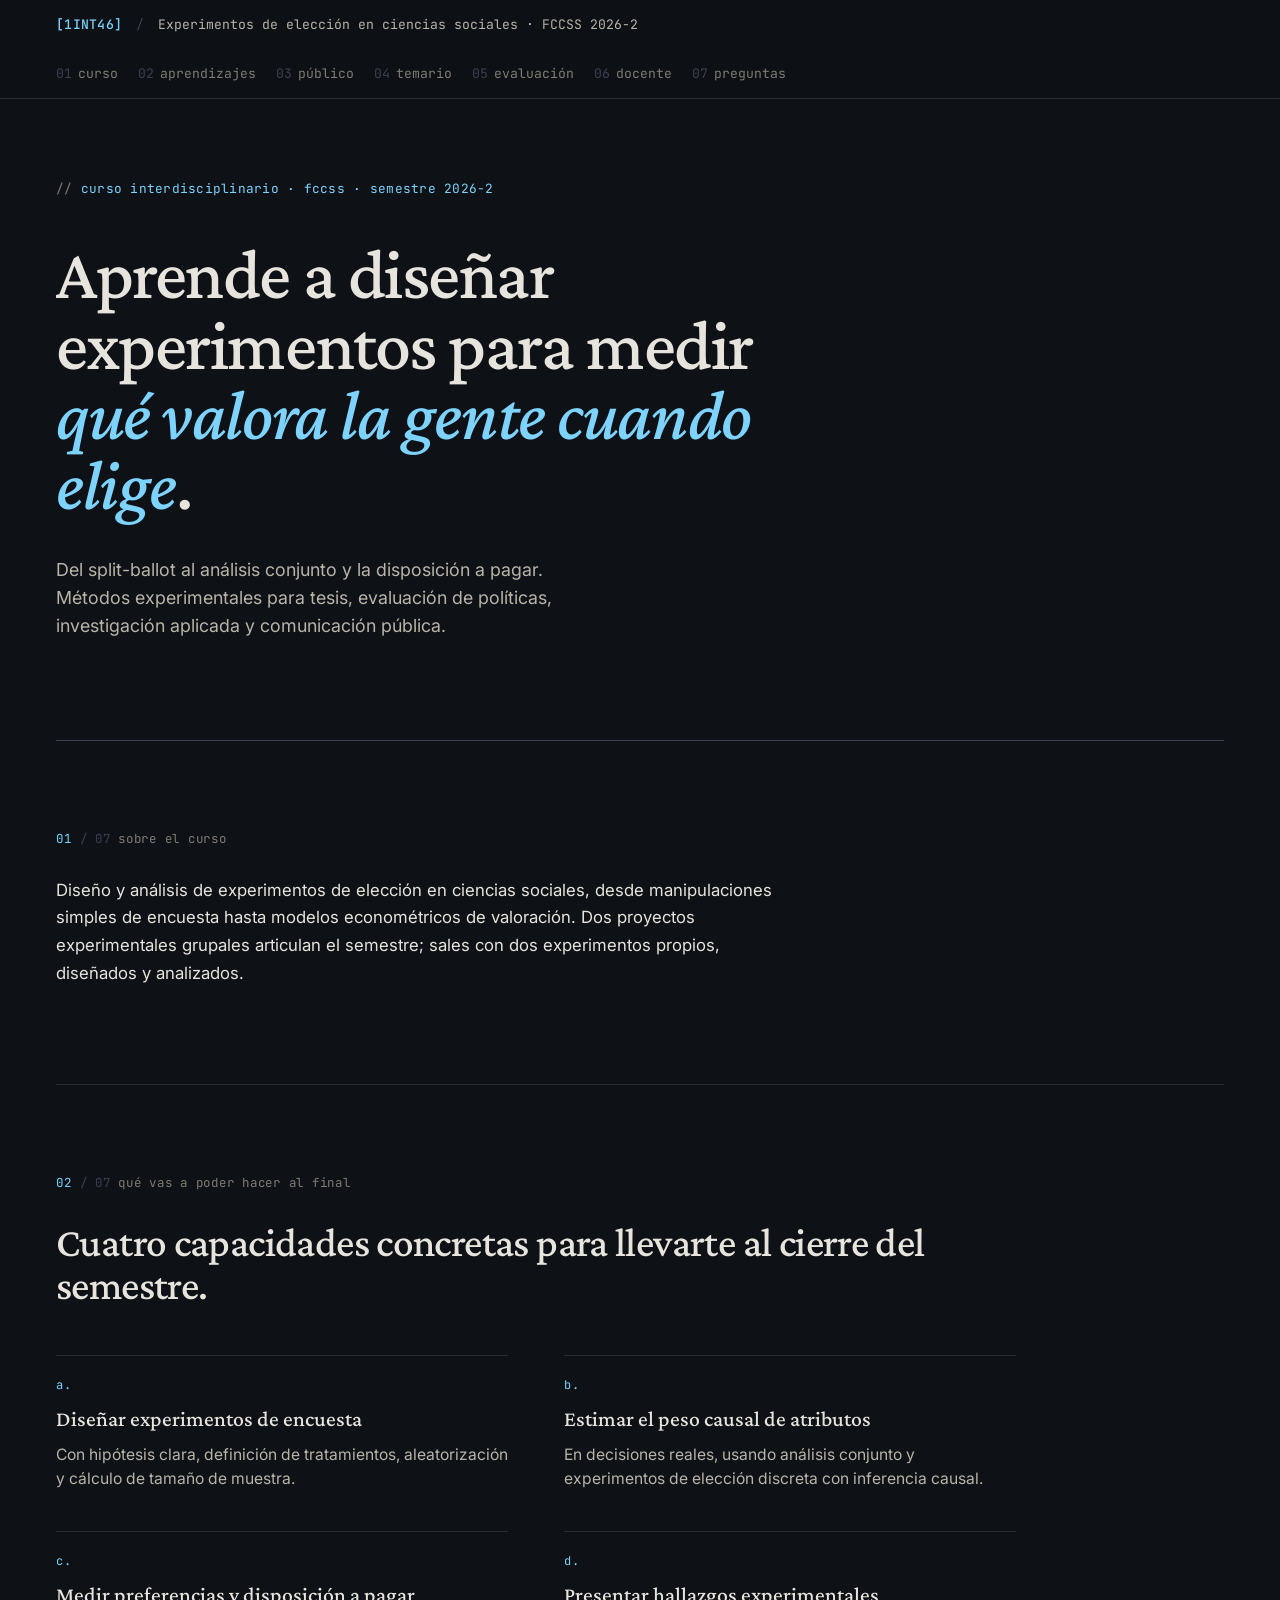
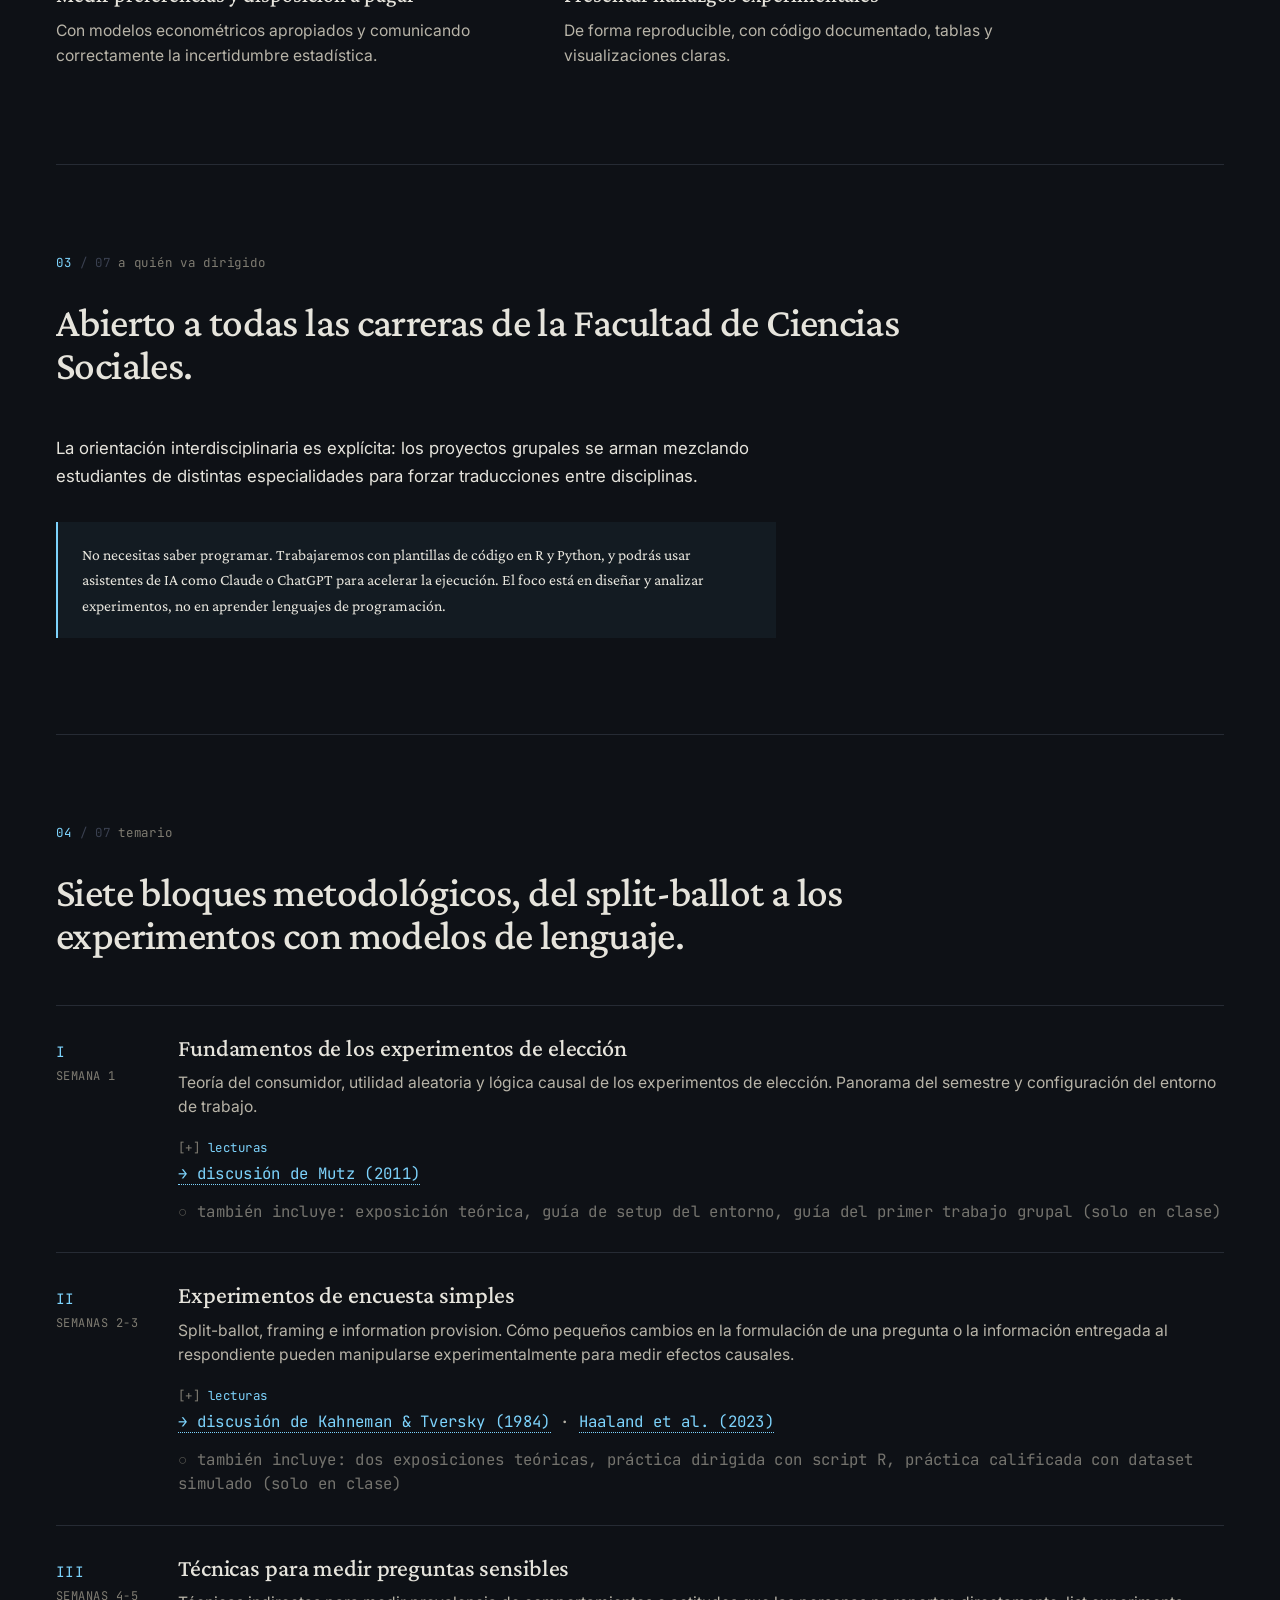
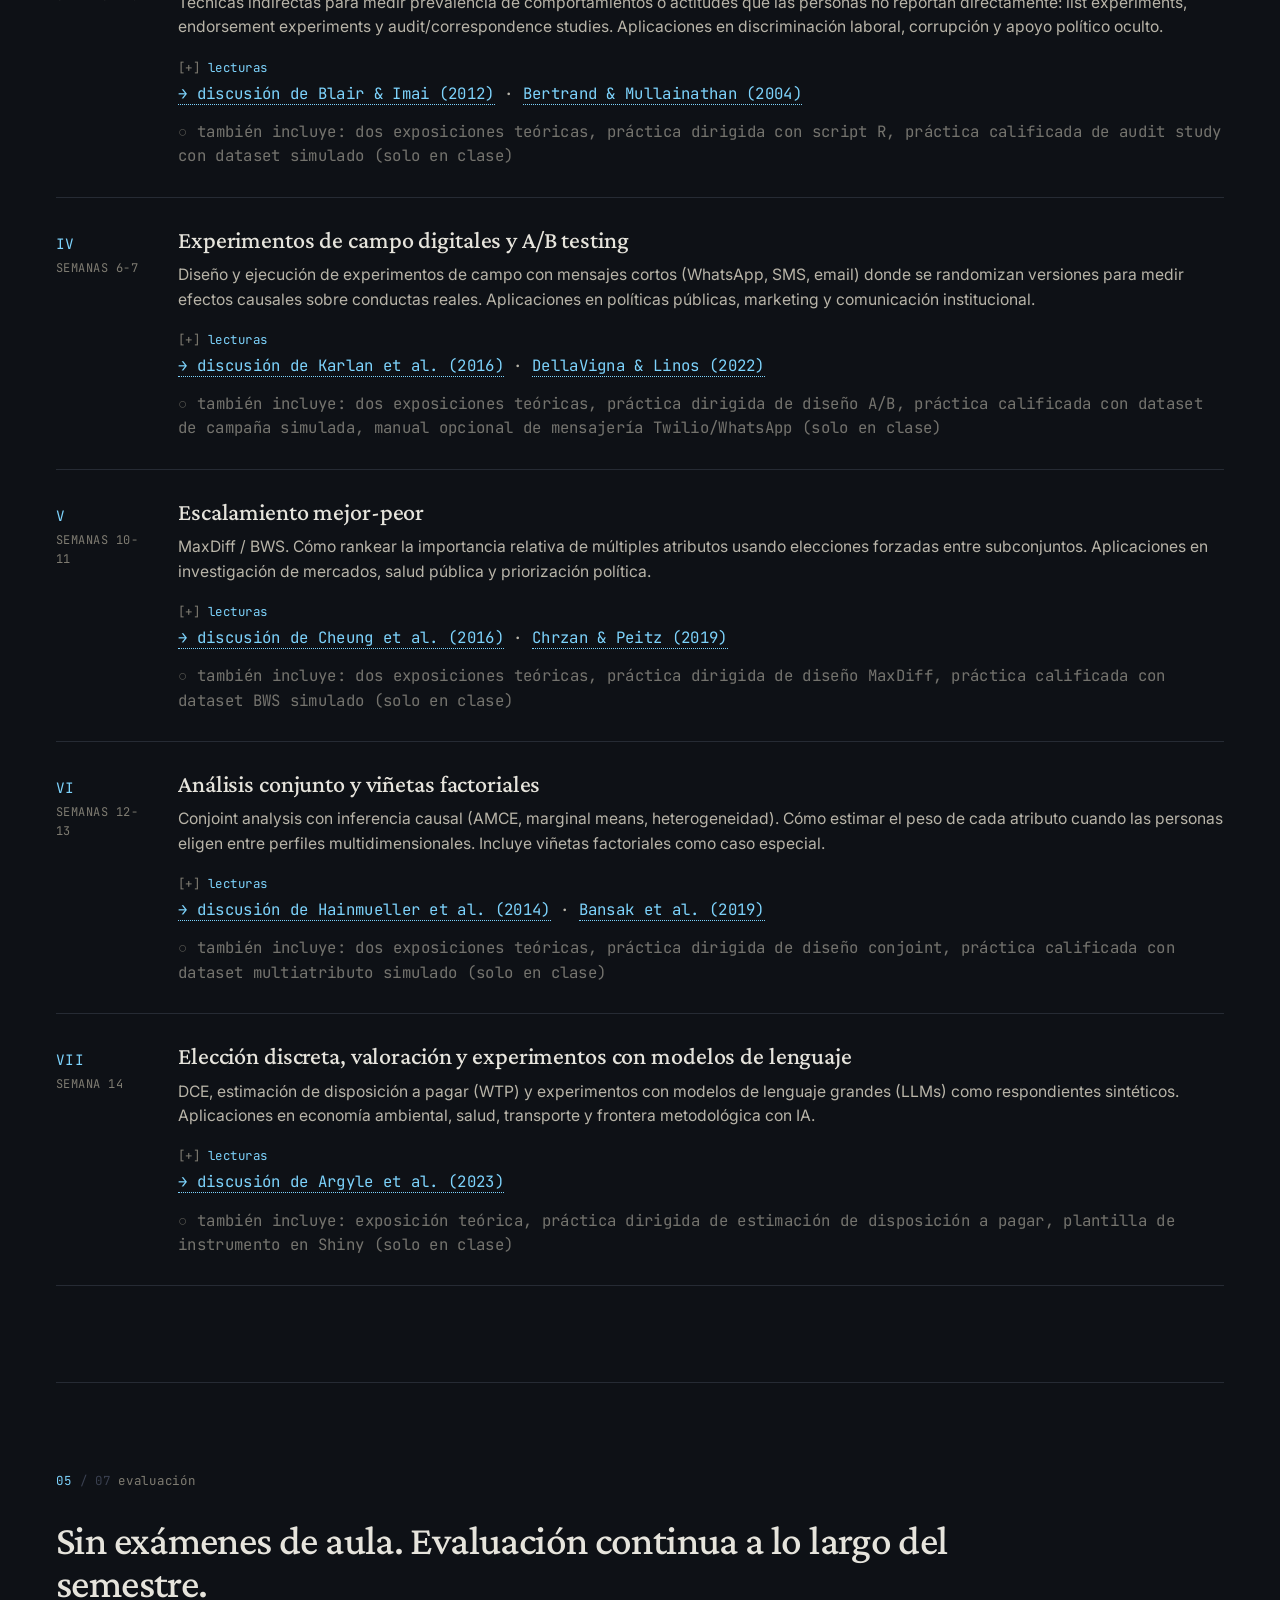
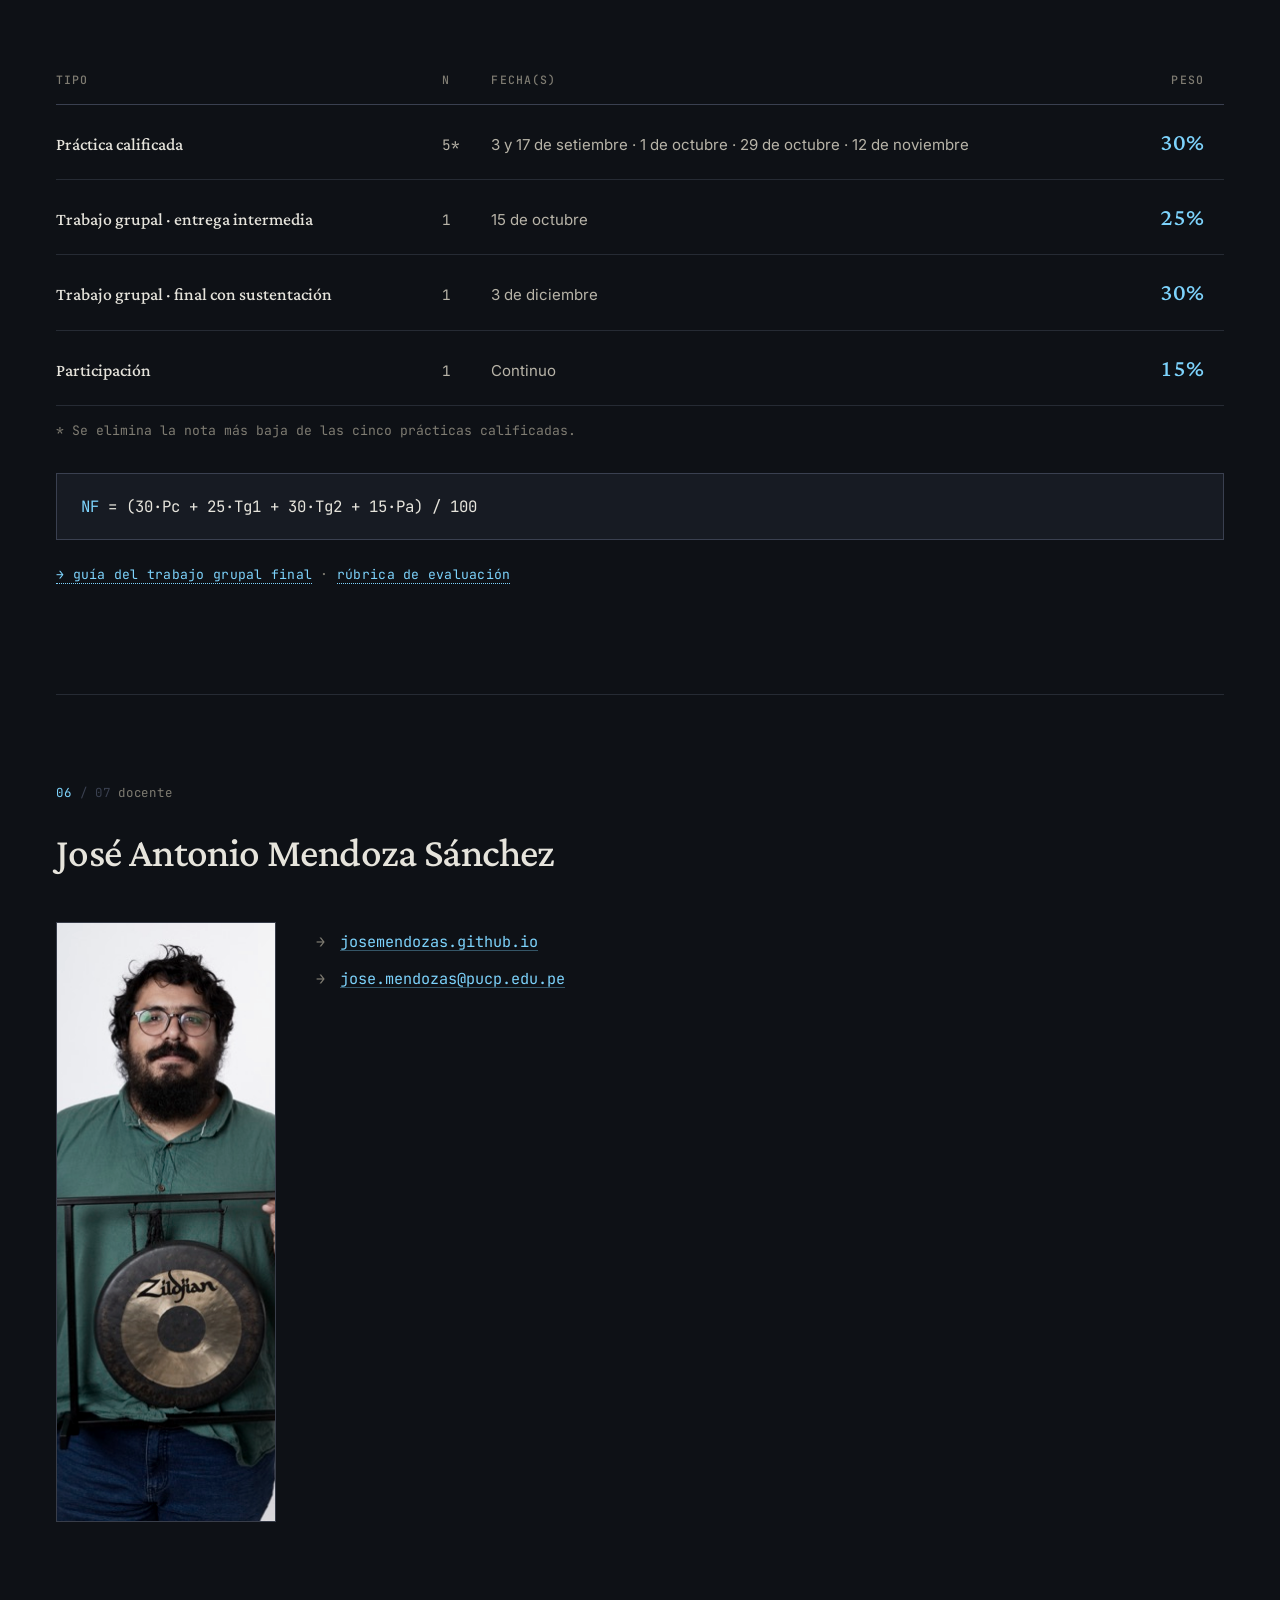
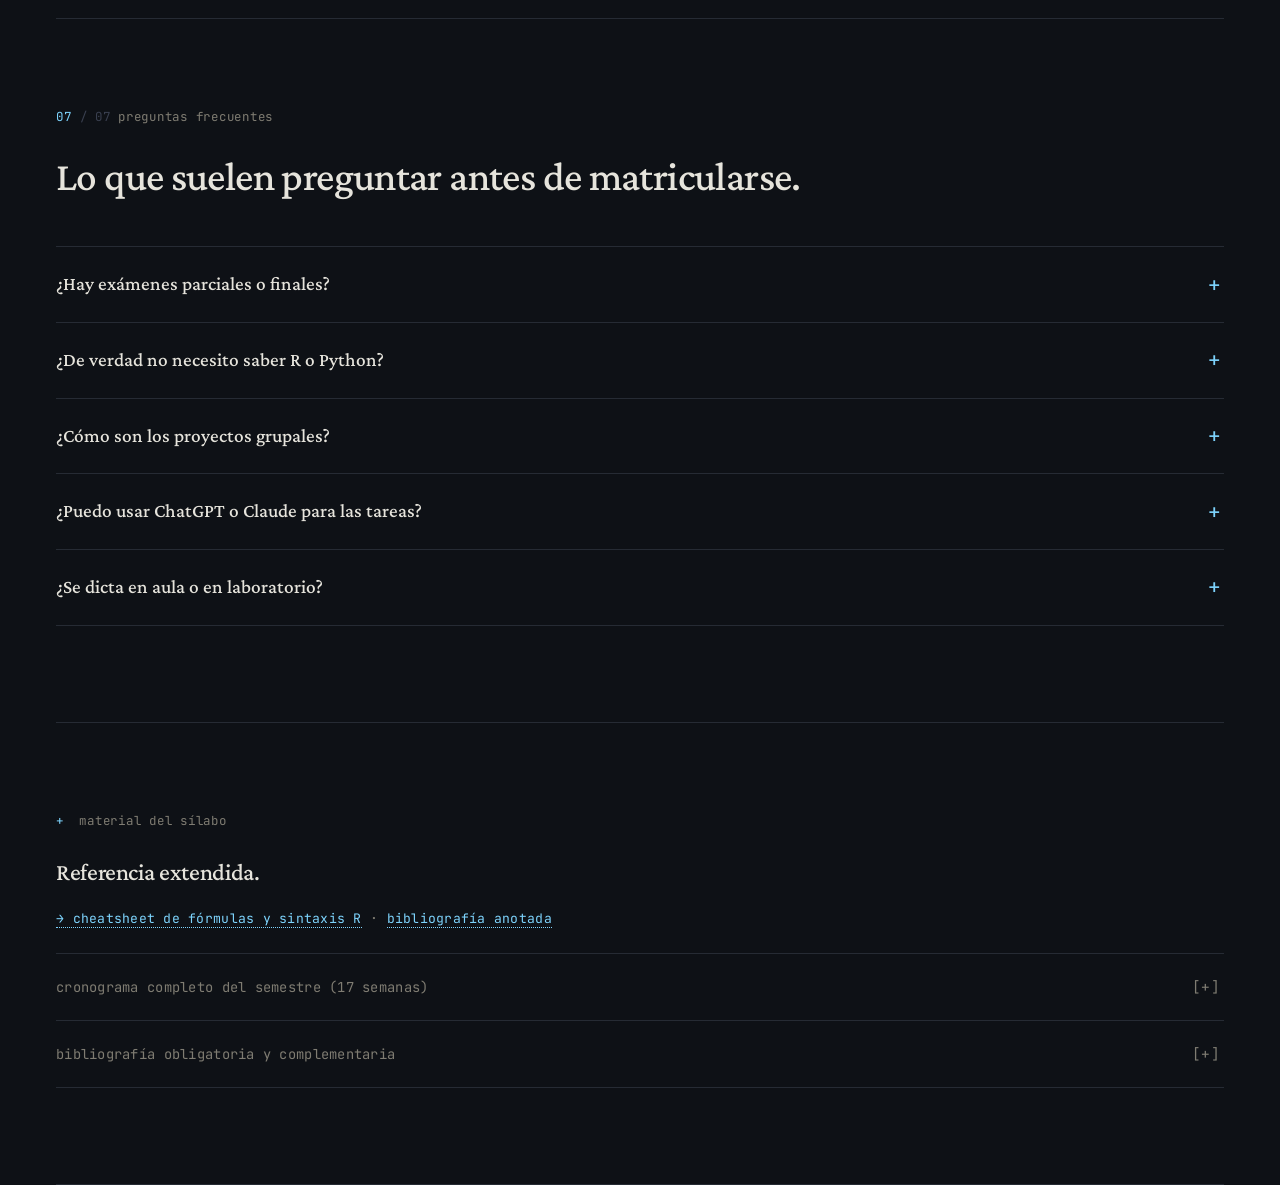
<file: index.html>
<!doctype html>
<html lang="es-PE">
<head>
  <meta charset="utf-8">
  <meta name="viewport" content="width=device-width, initial-scale=1">
  <title>1INT46 · Experimentos de elección en ciencias sociales · PUCP 2026-2</title>
  <meta name="description" content="Curso interdisciplinario 1INT46 en la Facultad de Ciencias Sociales PUCP, semestre 2026-2. Diseño, ejecución y análisis de experimentos de elección: encuesta, conjoint, DCE y disposición a pagar.">
  <meta name="keywords" content="experimentos de elección, conjoint analysis, discrete choice experiments, survey experiments, list experiments, MaxDiff, WTP, 1INT46, PUCP">
  <meta name="author" content="José Antonio Mendoza Sánchez">
  <meta name="theme-color" content="#0e1116">
  <meta property="og:type" content="website">
  <meta property="og:title" content="1INT46 · Experimentos de elección en ciencias sociales">
  <meta property="og:description" content="Curso interdisciplinario FCCSS PUCP 2026-2.">
  <meta property="og:url" content="https://josemendozas.github.io/1int46-2026-2/">
  <meta property="og:image" content="https://josemendozas.github.io/1int46-2026-2/assets/foto-jose.jpg">
  <link rel="canonical" href="https://josemendozas.github.io/1int46-2026-2/">
  <link rel="icon" href="assets/favicon.svg" type="image/svg+xml">
  <link rel="preconnect" href="https://fonts.googleapis.com">
  <link rel="preconnect" href="https://fonts.gstatic.com" crossorigin>
  <link href="https://fonts.googleapis.com/css2?family=Crimson+Pro:ital,wght@0,500;0,600;1,500&amp;family=Inter:wght@400;500;600;700&amp;family=JetBrains+Mono:wght@400;500&amp;display=swap" rel="stylesheet">
  <link rel="stylesheet" href="estilo.css">
</head>
<body>
  <header class="site-header">
    <div class="header-inner">
      <div class="header-brand">
        <span class="tag">[1INT46]</span>
        <span class="sep">/</span>
        <span class="name">Experimentos de elección en ciencias sociales · FCCSS 2026-2</span>
      </div>
      <nav class="nav-menu" aria-label="Navegación">
        <a href="#01"><span class="num">01</span>curso</a>
        <a href="#02"><span class="num">02</span>aprendizajes</a>
        <a href="#03"><span class="num">03</span>público</a>
        <a href="#04"><span class="num">04</span>temario</a>
        <a href="#05"><span class="num">05</span>evaluación</a>
        <a href="#06"><span class="num">06</span>docente</a>
        <a href="#07"><span class="num">07</span>preguntas</a>
      </nav>
    </div>
  </header>

  <main>
    <section class="hero" aria-labelledby="hero-title">
      <p class="hero-mark">curso interdisciplinario · fccss · semestre 2026-2</p>
      <h1 class="hero-title" id="hero-title">Aprende a diseñar experimentos para medir <em>qué valora la gente cuando elige</em>.</h1>
      <p class="hero-lead">Del split-ballot al análisis conjunto y la disposición a pagar. Métodos experimentales para tesis, evaluación de políticas, investigación aplicada y comunicación pública.</p>
    </section>

    <section class="section" id="01">
      <p class="section-mark"><span class="num">01</span><span class="of">/ 07</span> sobre el curso</p>
      <div class="section-body">
        <p>Diseño y análisis de experimentos de elección en ciencias sociales, desde manipulaciones simples de encuesta hasta modelos econométricos de valoración. Dos proyectos experimentales grupales articulan el semestre; sales con dos experimentos propios, diseñados y analizados.</p>
      </div>
    </section>

    <section class="section" id="02" aria-labelledby="aprendizajes-title">
      <p class="section-mark"><span class="num">02</span><span class="of">/ 07</span> qué vas a poder hacer al final</p>
      <h2 class="section-title" id="aprendizajes-title">Cuatro capacidades concretas para llevarte al cierre del semestre.</h2>
      <ol class="aprendizajes">
        <li class="aprendizaje">
          <span class="aprendizaje-key">a.</span>
          <h3>Diseñar experimentos de encuesta</h3>
          <p>Con hipótesis clara, definición de tratamientos, aleatorización y cálculo de tamaño de muestra.</p>
        </li>
        <li class="aprendizaje">
          <span class="aprendizaje-key">b.</span>
          <h3>Estimar el peso causal de atributos</h3>
          <p>En decisiones reales, usando análisis conjunto y experimentos de elección discreta con inferencia causal.</p>
        </li>
        <li class="aprendizaje">
          <span class="aprendizaje-key">c.</span>
          <h3>Medir preferencias y disposición a pagar</h3>
          <p>Con modelos econométricos apropiados y comunicando correctamente la incertidumbre estadística.</p>
        </li>
        <li class="aprendizaje">
          <span class="aprendizaje-key">d.</span>
          <h3>Presentar hallazgos experimentales</h3>
          <p>De forma reproducible, con código documentado, tablas y visualizaciones claras.</p>
        </li>
      </ol>
    </section>

    <section class="section" id="03" aria-labelledby="publico-title">
      <p class="section-mark"><span class="num">03</span><span class="of">/ 07</span> a quién va dirigido</p>
      <h2 class="section-title" id="publico-title">Abierto a todas las carreras de la Facultad de Ciencias Sociales.</h2>
      <div class="section-body">
        <p>La orientación interdisciplinaria es explícita: los proyectos grupales se arman mezclando estudiantes de distintas especialidades para forzar traducciones entre disciplinas.</p>
        <div class="callout">No necesitas saber programar. Trabajaremos con plantillas de código en R y Python, y podrás usar asistentes de IA como Claude o ChatGPT para acelerar la ejecución. El foco está en diseñar y analizar experimentos, no en aprender lenguajes de programación.</div>
      </div>
    </section>

    <section class="section" id="04" aria-labelledby="temario-title">
      <p class="section-mark"><span class="num">04</span><span class="of">/ 07</span> temario</p>
      <h2 class="section-title" id="temario-title">Siete bloques metodológicos, del split-ballot a los experimentos con modelos de lenguaje.</h2>
      <ol class="temario">
        <li>
          <div class="temario-meta"><span class="num">I</span>SEMANA 1</div>
          <div class="temario-main">
            <h3>Fundamentos de los experimentos de elección</h3>
            <p>Teoría del consumidor, utilidad aleatoria y lógica causal de los experimentos de elección. Panorama del semestre y configuración del entorno de trabajo.</p>
            <details class="readings">
              <summary>lecturas</summary>
              <ol class="reading-list">
                <li>Lancaster, K. J. (1966). A new approach to consumer theory. Journal of Political Economy, 74(2), 132–157.</li>
                <li>McFadden, D. (1974). Conditional logit analysis of qualitative choice behavior. En P. Zarembka (Ed.), Frontiers in Econometrics (pp. 105–142). Academic Press.</li>
                <li>Mutz, D. C. (2011). Population-based survey experiments. Princeton University Press.</li>
              </ol>
            </details>
            <p class="paper-slide"><a href="assets/muestra/slides-paper-mutz.pdf">→ discusión de Mutz (2011)</a></p>
            <p class="paper-locked">también incluye: exposición teórica, guía de setup del entorno, guía del primer trabajo grupal (solo en clase)</p>
          </div>
        </li>

        <li>
          <div class="temario-meta"><span class="num">II</span>SEMANAS 2-3</div>
          <div class="temario-main">
            <h3>Experimentos de encuesta simples</h3>
            <p>Split-ballot, framing e information provision. Cómo pequeños cambios en la formulación de una pregunta o la información entregada al respondiente pueden manipularse experimentalmente para medir efectos causales.</p>
            <details class="readings">
              <summary>lecturas</summary>
              <ol class="reading-list">
                <li>Chong, D., y Druckman, J. N. (2007). Framing theory. Annual Review of Political Science, 10, 103–126.</li>
                <li>Kahneman, D., y Tversky, A. (1984). Choices, values, and frames. American Psychologist, 39(4), 341–350.</li>
                <li>Haaland, I., Roth, C., y Wohlfart, J. (2023). Designing information provision experiments. Journal of Economic Literature, 61(1), 3–40.</li>
              </ol>
            </details>
            <p class="paper-slide"><a href="assets/muestra/slides-paper-kahneman-tversky.pdf">→ discusión de Kahneman &amp; Tversky (1984)</a> · <a href="assets/muestra/slides-paper-haaland-roth-wohlfart.pdf">Haaland et al. (2023)</a></p>
            <p class="paper-locked">también incluye: dos exposiciones teóricas, práctica dirigida con script R, práctica calificada con dataset simulado (solo en clase)</p>
          </div>
        </li>

        <li>
          <div class="temario-meta"><span class="num">III</span>SEMANAS 4-5</div>
          <div class="temario-main">
            <h3>Técnicas para medir preguntas sensibles</h3>
            <p>Técnicas indirectas para medir prevalencia de comportamientos o actitudes que las personas no reportan directamente: list experiments, endorsement experiments y audit/correspondence studies. Aplicaciones en discriminación laboral, corrupción y apoyo político oculto.</p>
            <details class="readings">
              <summary>lecturas</summary>
              <ol class="reading-list">
                <li>Blair, G., y Imai, K. (2012). Statistical analysis of list experiments. Political Analysis, 20(1), 47–77.</li>
                <li>Bullock, W., Imai, K., y Shapiro, J. N. (2011). Statistical analysis of endorsement experiments. Political Analysis, 19(4), 363–384.</li>
                <li>Bertrand, M., y Mullainathan, S. (2004). Are Emily and Greg more employable than Lakisha and Jamal? American Economic Review, 94(4), 991–1013.</li>
                <li>Galarza, F. B., y Yamada, G. (2014). Labor market discrimination in Lima, Peru. World Development, 58, 83–94.</li>
                <li>Gonzalez-Ocantos, E., Kiewiet de Jonge, C., Meléndez, C., Osorio, J., y Nickerson, D. W. (2012). Vote buying and social desirability bias. American Journal of Political Science, 56(1), 202–217.</li>
              </ol>
            </details>
            <p class="paper-slide"><a href="assets/muestra/slides-paper-blair-imai.pdf">→ discusión de Blair &amp; Imai (2012)</a> · <a href="assets/muestra/slides-paper-bertrand-mullainathan.pdf">Bertrand &amp; Mullainathan (2004)</a></p>
            <p class="paper-locked">también incluye: dos exposiciones teóricas, práctica dirigida con script R, práctica calificada de audit study con dataset simulado (solo en clase)</p>
          </div>
        </li>

        <li>
          <div class="temario-meta"><span class="num">IV</span>SEMANAS 6-7</div>
          <div class="temario-main">
            <h3>Experimentos de campo digitales y A/B testing</h3>
            <p>Diseño y ejecución de experimentos de campo con mensajes cortos (WhatsApp, SMS, email) donde se randomizan versiones para medir efectos causales sobre conductas reales. Aplicaciones en políticas públicas, marketing y comunicación institucional.</p>
            <details class="readings">
              <summary>lecturas</summary>
              <ol class="reading-list">
                <li>DellaVigna, S., y Linos, E. (2022). RCTs to scale. Econometrica, 90(1), 81–116.</li>
                <li>Athey, S., y Imbens, G. W. (2017). The econometrics of randomized experiments. En Handbook of Field Experiments (Vol. 1, pp. 73–140).</li>
                <li>Karlan, D., McConnell, M., Mullainathan, S., y Zinman, J. (2016). Getting to the top of mind. Management Science, 62(12), 3393–3411.</li>
                <li>Del Carpio, L., y Guadalupe, M. (2022). More women in tech? Management Science, 68(5), 3196–3218.</li>
              </ol>
            </details>
            <p class="paper-slide"><a href="assets/muestra/slides-paper-karlan.pdf">→ discusión de Karlan et al. (2016)</a> · <a href="assets/muestra/slides-paper-dellavigna-linos.pdf">DellaVigna &amp; Linos (2022)</a></p>
            <p class="paper-locked">también incluye: dos exposiciones teóricas, práctica dirigida de diseño A/B, práctica calificada con dataset de campaña simulada, manual opcional de mensajería Twilio/WhatsApp (solo en clase)</p>
          </div>
        </li>

        <li>
          <div class="temario-meta"><span class="num">V</span>SEMANAS 10-11</div>
          <div class="temario-main">
            <h3>Escalamiento mejor-peor</h3>
            <p>MaxDiff / BWS. Cómo rankear la importancia relativa de múltiples atributos usando elecciones forzadas entre subconjuntos. Aplicaciones en investigación de mercados, salud pública y priorización política.</p>
            <details class="readings">
              <summary>lecturas</summary>
              <ol class="reading-list">
                <li>Louviere, J. J., Flynn, T. N., y Marley, A. A. J. (2015). Best-worst scaling: Theory, methods and applications. Cambridge University Press. Capítulos 1 y 2.</li>
                <li>Flynn, T. N. (2010). Valuing citizen and patient preferences in health. Expert Review of Pharmacoeconomics &amp; Outcomes Research, 10(3), 259–267.</li>
              </ol>
            </details>
            <p class="paper-slide"><a href="assets/muestra/slides-paper-cheung.pdf">→ discusión de Cheung et al. (2016)</a> · <a href="assets/muestra/slides-paper-chrzan-peitz.pdf">Chrzan &amp; Peitz (2019)</a></p>
            <p class="paper-locked">también incluye: dos exposiciones teóricas, práctica dirigida de diseño MaxDiff, práctica calificada con dataset BWS simulado (solo en clase)</p>
          </div>
        </li>

        <li>
          <div class="temario-meta"><span class="num">VI</span>SEMANAS 12-13</div>
          <div class="temario-main">
            <h3>Análisis conjunto y viñetas factoriales</h3>
            <p>Conjoint analysis con inferencia causal (AMCE, marginal means, heterogeneidad). Cómo estimar el peso de cada atributo cuando las personas eligen entre perfiles multidimensionales. Incluye viñetas factoriales como caso especial.</p>
            <details class="readings">
              <summary>lecturas</summary>
              <ol class="reading-list">
                <li>Auspurg, K., y Hinz, T. (2015). Factorial survey experiments. SAGE. Capítulos 1 y 2.</li>
                <li>Jasso, G. (2006). Factorial survey methods for studying beliefs and judgments. Sociological Methods &amp; Research, 34(3), 334–423.</li>
                <li>Hainmueller, J., Hopkins, D. J., y Yamamoto, T. (2014). Causal inference in conjoint analysis. Political Analysis, 22(1), 1–30.</li>
                <li>Hainmueller, J., y Hopkins, D. J. (2015). The hidden American immigration consensus. American Journal of Political Science, 59(3), 529–548.</li>
                <li>Green, P. E., y Srinivasan, V. (1990). Conjoint analysis in marketing. Journal of Marketing, 54(4), 3–19.</li>
              </ol>
            </details>
            <p class="paper-slide"><a href="assets/muestra/slides-paper-hainmueller.pdf">→ discusión de Hainmueller et al. (2014)</a> · <a href="assets/muestra/slides-paper-bansak-hhy.pdf">Bansak et al. (2019)</a></p>
            <p class="paper-locked">también incluye: dos exposiciones teóricas, práctica dirigida de diseño conjoint, práctica calificada con dataset multiatributo simulado (solo en clase)</p>
          </div>
        </li>

        <li>
          <div class="temario-meta"><span class="num">VII</span>SEMANA 14</div>
          <div class="temario-main">
            <h3>Elección discreta, valoración y experimentos con modelos de lenguaje</h3>
            <p>DCE, estimación de disposición a pagar (WTP) y experimentos con modelos de lenguaje grandes (LLMs) como respondientes sintéticos. Aplicaciones en economía ambiental, salud, transporte y frontera metodológica con IA.</p>
            <details class="readings">
              <summary>lecturas</summary>
              <ol class="reading-list">
                <li>Train, K. E. (2009). Discrete choice methods with simulation (2.ª ed.). Cambridge University Press. Capítulos 3 y 6.</li>
                <li>Ryan, M., y Gerard, K. (2003). Using discrete choice experiments to value health care programmes. Applied Health Economics and Health Policy, 2(1), 55–64.</li>
                <li>Argyle, L. P., et al. (2023). Out of one, many: Using language models to simulate human samples. Political Analysis, 31(3), 337–351.</li>
              </ol>
            </details>
            <p class="paper-slide"><a href="assets/muestra/slides-paper-argyle.pdf">→ discusión de Argyle et al. (2023)</a></p>
            <p class="paper-locked">también incluye: exposición teórica, práctica dirigida de estimación de disposición a pagar, plantilla de instrumento en Shiny (solo en clase)</p>
          </div>
        </li>
      </ol>
    </section>

    <section class="section" id="05" aria-labelledby="evaluacion-title">
      <p class="section-mark"><span class="num">05</span><span class="of">/ 07</span> evaluación</p>
      <h2 class="section-title" id="evaluacion-title">Sin exámenes de aula. Evaluación continua a lo largo del semestre.</h2>
      <table class="eval-table">
        <thead>
          <tr>
            <th scope="col">tipo</th>
            <th scope="col">n</th>
            <th scope="col">fecha(s)</th>
            <th scope="col" style="text-align:right">peso</th>
          </tr>
        </thead>
        <tbody>
          <tr>
            <th scope="row">Práctica calificada</th>
            <td class="num">5*</td>
            <td class="dates">3 y 17 de setiembre · 1 de octubre · 29 de octubre · 12 de noviembre</td>
            <td class="weight">30%</td>
          </tr>
          <tr>
            <th scope="row">Trabajo grupal · entrega intermedia</th>
            <td class="num">1</td>
            <td class="dates">15 de octubre</td>
            <td class="weight">25%</td>
          </tr>
          <tr>
            <th scope="row">Trabajo grupal · final con sustentación</th>
            <td class="num">1</td>
            <td class="dates">3 de diciembre</td>
            <td class="weight">30%</td>
          </tr>
          <tr>
            <th scope="row">Participación</th>
            <td class="num">1</td>
            <td class="dates">Continuo</td>
            <td class="weight">15%</td>
          </tr>
        </tbody>
      </table>
      <p class="eval-note">* Se elimina la nota más baja de las cinco prácticas calificadas.</p>
      <p class="eval-formula"><span class="lhs">NF</span> = (30·Pc + 25·Tg1 + 30·Tg2 + 15·Pa) / 100</p>
      <p class="paper-slide" style="margin-top:24px"><a href="assets/muestra/tg2-guia.pdf">→ guía del trabajo grupal final</a> · <a href="assets/muestra/tg2-rubrica.pdf">rúbrica de evaluación</a></p>
    </section>

    <section class="section" id="06" aria-labelledby="docente-title">
      <p class="section-mark"><span class="num">06</span><span class="of">/ 07</span> docente</p>
      <h2 class="section-title" id="docente-title">José Antonio Mendoza Sánchez</h2>
      <div class="teacher">
        <figure>
          <img src="assets/foto-jose.jpg" alt="José Antonio Mendoza Sánchez" width="400" height="600" loading="lazy">
        </figure>
        <div class="teacher-body">
          <ul class="contact-list">
            <li><a href="https://josemendozas.github.io/">josemendozas.github.io</a></li>
            <li><a href="mailto:jose.mendozas@pucp.edu.pe">jose.mendozas@pucp.edu.pe</a></li>
          </ul>
        </div>
      </div>
    </section>

    <section class="section" id="07" aria-labelledby="faq-title">
      <p class="section-mark"><span class="num">07</span><span class="of">/ 07</span> preguntas frecuentes</p>
      <h2 class="section-title" id="faq-title">Lo que suelen preguntar antes de matricularse.</h2>
      <div class="faq-list">
        <details>
          <summary>¿Hay exámenes parciales o finales?</summary>
          <p>No hay exámenes de aula. La evaluación es continua: cinco prácticas calificadas cortas (se elimina la peor), un trabajo grupal de entrega intermedia, un trabajo grupal final con sustentación oral y participación en clase.</p>
        </details>
        <details>
          <summary>¿De verdad no necesito saber R o Python?</summary>
          <p>No. Trabajaremos con plantillas de código listas para adaptar y ejecutar. Puedes usar asistentes de IA (ChatGPT, Claude) como apoyo. La responsabilidad por la corrección del código y la interpretación estadística sigue siendo del estudiante.</p>
          <p class="paper-slide"><a href="assets/muestra/guia-setup.pdf">→ guía de instalación del entorno</a> · para adelantarte antes de clase</p>
        </details>
        <details>
          <summary>¿Cómo son los proyectos grupales?</summary>
          <p>Son dos proyectos experimentales interdisciplinarios que atraviesan todo el semestre. El primero se entrega a mitad de semestre (15 de octubre). El segundo se presenta al cierre con sustentación oral (3 de diciembre). Los grupos se arman mezclando estudiantes de distintas especialidades.</p>
        </details>
        <details>
          <summary>¿Puedo usar ChatGPT o Claude para las tareas?</summary>
          <p>Sí, como asistentes de código y apoyo de ejecución cuando el uso esté autorizado. La corrección del código, la interpretación estadística y la autoría del trabajo siguen siendo responsabilidad del estudiante.</p>
        </details>
        <details>
          <summary>¿Se dicta en aula o en laboratorio?</summary>
          <p>El curso se dicta en un aula-laboratorio con R y Python preinstalados. Puedes traer tu laptop si prefieres trabajar en tu propio entorno.</p>
        </details>
      </div>
    </section>

    <section class="section" aria-labelledby="ref-title">
      <p class="section-mark"><span class="num">+</span><span class="of"></span> material del sílabo</p>
      <h2 class="section-title" id="ref-title" style="font-size:1.5rem;margin-bottom:24px">Referencia extendida.</h2>
      <p class="paper-slide" style="margin-bottom:24px"><a href="assets/muestra/cheatsheet.pdf">→ cheatsheet de fórmulas y sintaxis R</a> · <a href="assets/muestra/bibliografia-anotada.pdf">bibliografía anotada</a></p>
      <details class="reference">
        <summary>cronograma completo del semestre (17 semanas)</summary>
        <div class="reference-body">
          <table class="schedule-table">
            <thead>
              <tr>
                <th scope="col">sem</th>
                <th scope="col">fechas</th>
                <th scope="col">teórica</th>
                <th scope="col">práctica</th>
                <th scope="col">obs</th>
              </tr>
            </thead>
            <tbody>
              <tr><td>1</td><td>17/08 – 22/08</td><td>Fundamentos de los experimentos de elección</td><td>Configuración del entorno de trabajo</td><td></td></tr>
              <tr><td>2</td><td>24/08 – 29/08</td><td>Experimentos de encuesta: split-ballot y framing</td><td>Práctica Dirigida 1</td><td>Feriado: 30/08</td></tr>
              <tr><td>3</td><td>31/08 – 5/09</td><td>Provisión de información</td><td>Práctica Calificada 1</td><td></td></tr>
              <tr><td>4</td><td>7/09 – 12/09</td><td>Preguntas sensibles: list y endorsement</td><td>Práctica Dirigida 2</td><td></td></tr>
              <tr><td>5</td><td>14/09 – 19/09</td><td>Audit y correspondence studies</td><td>Práctica Calificada 2</td><td></td></tr>
              <tr><td>6</td><td>21/09 – 26/09</td><td>Experimentos de campo: A/B testing</td><td>Práctica Dirigida 3</td><td></td></tr>
              <tr><td>7</td><td>28/09 – 3/10</td><td>Análisis de experimentos de campo</td><td>Práctica Calificada 3</td><td></td></tr>
              <tr><td>8</td><td>5/10 – 10/10</td><td>Feriado</td><td>Trabajo asincrónico</td><td>Feriado: 8/10</td></tr>
              <tr><td>9</td><td>12/10 – 17/10</td><td>Entrega grupal 1 y lanzamiento grupal 2</td><td></td><td></td></tr>
              <tr><td>10</td><td>19/10 – 24/10</td><td>Escalamiento mejor-peor: fundamentos</td><td>Práctica Dirigida 4</td><td></td></tr>
              <tr><td>11</td><td>26/10 – 31/10</td><td>Escalamiento mejor-peor: análisis</td><td>Práctica Calificada 4</td><td></td></tr>
              <tr><td>12</td><td>2/11 – 7/11</td><td>Análisis conjunto y viñetas factoriales</td><td>Práctica Dirigida 5</td><td></td></tr>
              <tr><td>13</td><td>9/11 – 14/11</td><td>Conjoint: AMCE, marginal means, heterogeneidad</td><td>Práctica Calificada 5</td><td></td></tr>
              <tr><td>14</td><td>16/11 – 21/11</td><td>DCE, WTP y experimentos con LLMs</td><td>Práctica Dirigida 6</td><td></td></tr>
              <tr><td>15</td><td>23/11 – 28/11</td><td>Cierre metodológico</td><td>Asesoría integrada grupal 2</td><td></td></tr>
              <tr><td>16</td><td>30/11 – 5/12</td><td>Presentación final del trabajo grupal 2</td><td></td><td></td></tr>
              <tr><td>17</td><td>7/12 – 12/12</td><td></td><td></td><td>Feriados 8 y 9/12</td></tr>
            </tbody>
          </table>
        </div>
      </details>

      <details class="reference">
        <summary>bibliografía obligatoria y complementaria</summary>
        <div class="reference-body">
          <p class="subheading">obligatoria</p>
          <ol class="bibliography">
            <li>Argyle, L. P., Busby, E. C., Fulda, N., Gubler, J. R., Rytting, C., y Wingate, D. (2023). <a href="https://doi.org/10.1017/pan.2023.2">Out of one, many: Using language models to simulate human samples</a>. Political Analysis, 31(3), 337–351.</li>
            <li>Athey, S., y Imbens, G. W. (2017). <a href="https://doi.org/10.1016/bs.hefe.2016.10.003">The econometrics of randomized experiments</a>. En Handbook of Field Experiments (Vol. 1, pp. 73–140).</li>
            <li>Auspurg, K., y Hinz, T. (2015). <a href="https://doi.org/10.4135/9781483398075">Factorial survey experiments</a>. SAGE.</li>
            <li>Bertrand, M., y Mullainathan, S. (2004). <a href="https://doi.org/10.1257/0002828042002561">Are Emily and Greg more employable than Lakisha and Jamal?</a> American Economic Review, 94(4), 991–1013.</li>
            <li>Blair, G., y Imai, K. (2012). <a href="https://doi.org/10.1093/pan/mpr048">Statistical analysis of list experiments</a>. Political Analysis, 20(1), 47–77.</li>
            <li>Bullock, W., Imai, K., y Shapiro, J. N. (2011). <a href="https://doi.org/10.1093/pan/mpr031">Statistical analysis of endorsement experiments</a>. Political Analysis, 19(4), 363–384.</li>
            <li>Chong, D., y Druckman, J. N. (2007). <a href="https://doi.org/10.1146/annurev.polisci.10.072805.103054">Framing theory</a>. Annual Review of Political Science, 10, 103–126.</li>
            <li>Del Carpio, L., y Guadalupe, M. (2022). <a href="https://doi.org/10.1287/mnsc.2021.4035">More women in tech?</a> Management Science, 68(5), 3196–3218.</li>
            <li>DellaVigna, S., y Linos, E. (2022). <a href="https://doi.org/10.3982/ECTA18709">RCTs to scale</a>. Econometrica, 90(1), 81–116.</li>
            <li>Flynn, T. N. (2010). <a href="https://doi.org/10.1586/erp.10.29">Valuing citizen and patient preferences in health</a>. Expert Review of Pharmacoeconomics &amp; Outcomes Research, 10(3), 259–267.</li>
            <li>Galarza, F. B., y Yamada, G. (2014). <a href="https://doi.org/10.1016/j.worlddev.2014.01.003">Labor market discrimination in Lima, Peru</a>. World Development, 58, 83–94.</li>
            <li>Gonzalez-Ocantos, E., Kiewiet de Jonge, C., Meléndez, C., Osorio, J., y Nickerson, D. W. (2012). <a href="https://doi.org/10.1111/j.1540-5907.2011.00540.x">Vote buying and social desirability bias</a>. American Journal of Political Science, 56(1), 202–217.</li>
            <li>Green, P. E., y Srinivasan, V. (1990). <a href="https://doi.org/10.1177/002224299005400402">Conjoint analysis in marketing</a>. Journal of Marketing, 54(4), 3–19.</li>
            <li>Haaland, I., Roth, C., y Wohlfart, J. (2023). <a href="https://doi.org/10.1257/jel.20211658">Designing information provision experiments</a>. Journal of Economic Literature, 61(1), 3–40.</li>
            <li>Hainmueller, J., y Hopkins, D. J. (2015). <a href="https://doi.org/10.1111/ajps.12138">The hidden American immigration consensus</a>. American Journal of Political Science, 59(3), 529–548.</li>
            <li>Hainmueller, J., Hopkins, D. J., y Yamamoto, T. (2014). <a href="https://doi.org/10.1093/pan/mpt024">Causal inference in conjoint analysis</a>. Political Analysis, 22(1), 1–30.</li>
            <li>Jasso, G. (2006). <a href="https://doi.org/10.1177/0049124105283121">Factorial survey methods for studying beliefs and judgments</a>. Sociological Methods &amp; Research, 34(3), 334–423.</li>
            <li>Kahneman, D., y Tversky, A. (1984). <a href="https://doi.org/10.1037/0003-066X.39.4.341">Choices, values, and frames</a>. American Psychologist, 39(4), 341–350.</li>
            <li>Karlan, D., McConnell, M., Mullainathan, S., y Zinman, J. (2016). <a href="https://doi.org/10.1287/mnsc.2015.2296">Getting to the top of mind</a>. Management Science, 62(12), 3393–3411.</li>
            <li>Lancaster, K. J. (1966). <a href="https://doi.org/10.1086/259131">A new approach to consumer theory</a>. Journal of Political Economy, 74(2), 132–157.</li>
            <li>Louviere, J. J., Flynn, T. N., y Marley, A. A. J. (2015). <a href="https://doi.org/10.1017/CBO9781107337855">Best-worst scaling</a>. Cambridge University Press.</li>
            <li>McFadden, D. (1974). Conditional logit analysis of qualitative choice behavior. En P. Zarembka (Ed.), Frontiers in Econometrics (pp. 105–142). Academic Press.</li>
            <li>Mutz, D. C. (2011). <a href="https://doi.org/10.1515/9781400840489">Population-based survey experiments</a>. Princeton University Press.</li>
            <li>Ryan, M., y Gerard, K. (2003). <a href="https://doi.org/10.2165/00148365-200302010-00004">Using discrete choice experiments to value health care programmes</a>. Applied Health Economics and Health Policy, 2(1), 55–64.</li>
            <li>Train, K. E. (2009). <a href="https://doi.org/10.1017/CBO9780511805271">Discrete choice methods with simulation</a> (2.ª ed.). Cambridge University Press.</li>
          </ol>

          <p class="subheading">complementaria</p>
          <ol class="bibliography">
            <li>Bansak, K., Hainmueller, J., Hopkins, D. J., y Yamamoto, T. (2021). <a href="https://doi.org/10.1017/9781108777919.004">Conjoint survey experiments</a>. Cambridge University Press.</li>
            <li>Chapman, C., y McDonnell Feit, E. (2019). <a href="https://doi.org/10.1007/978-3-030-14316-9">R for Marketing Research and Analytics</a> (2.ª ed.). Springer.</li>
            <li>Druckman, J. N., y Green, D. P. (Eds.). (2021). <a href="https://doi.org/10.1017/9781108777919">Advances in Experimental Political Science</a>. Cambridge University Press.</li>
            <li>Druckman, J. N., Green, D. P., Kuklinski, J. H., y Lupia, A. (Eds.). (2011). <a href="https://doi.org/10.1017/CBO9780511921452">Cambridge Handbook of Experimental Political Science</a>. Cambridge University Press.</li>
            <li>Gaddis, S. M. (Ed.). (2018). <a href="https://doi.org/10.1007/978-3-319-71153-9">Audit Studies</a>. Springer.</li>
            <li>Hensher, D. A., Rose, J. M., y Greene, W. H. (2015). <a href="https://doi.org/10.1017/CBO9781316136232">Applied Choice Analysis</a> (2.ª ed.). Cambridge University Press.</li>
          </ol>
        </div>
      </details>
    </section>
  </main>

</body>
</html>
</file>
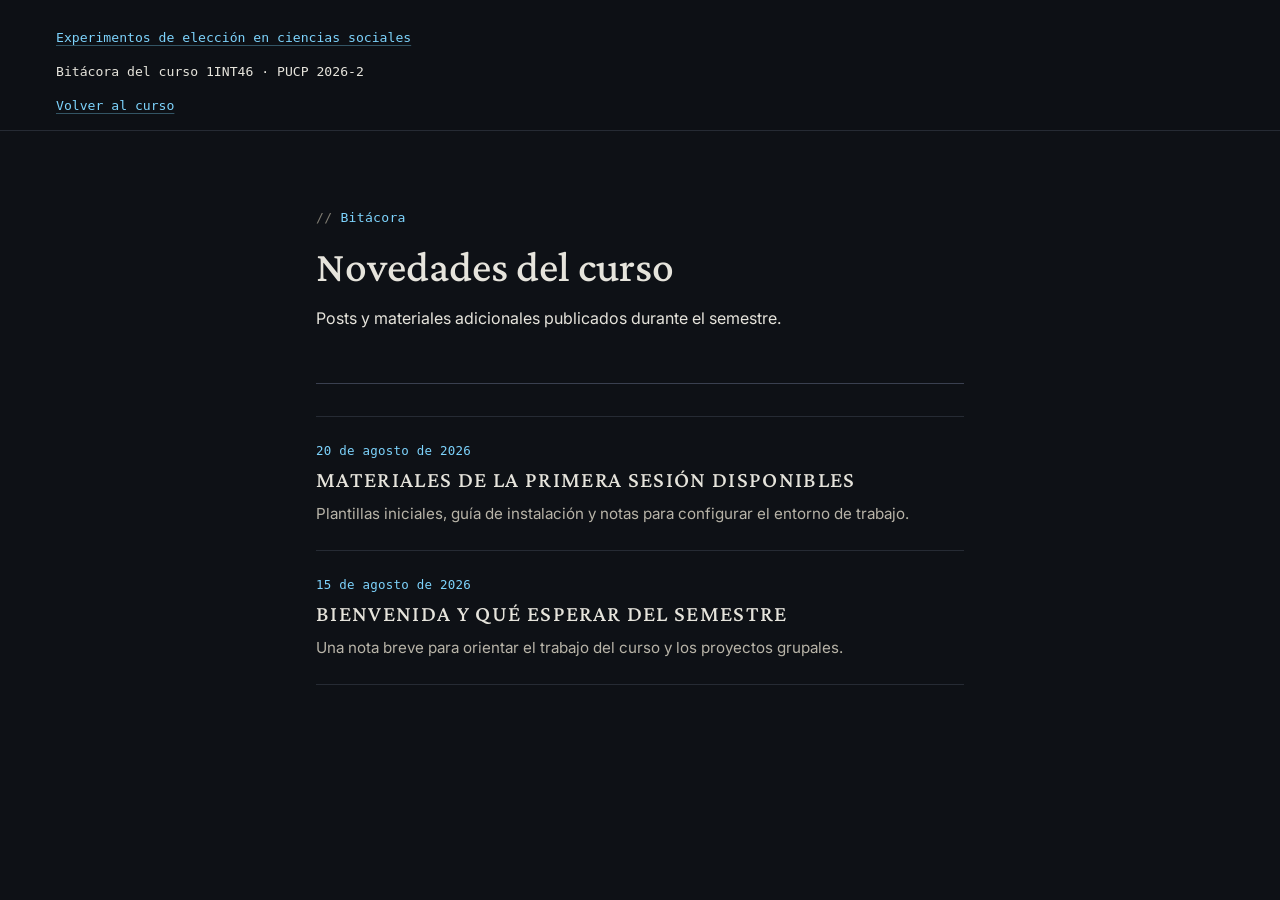
<file: bitacora/index.html>
<!doctype html>
<html lang="es-PE">
<head>
  <meta charset="utf-8">
  <meta name="viewport" content="width=device-width, initial-scale=1">
  <title>Bitácora | Experimentos de elección en ciencias sociales</title>
  <meta name="description" content="Bitácora del curso 1INT46 Experimentos de elección en ciencias sociales, PUCP 2026-2.">
  <meta property="og:type" content="website">
  <meta property="og:title" content="Bitácora · 1INT46">
  <meta property="og:description" content="Novedades y materiales del curso Experimentos de elección en ciencias sociales.">
  <meta property="og:url" content="https://josemendozas.github.io/1int46-2026-2/bitacora/">
  <meta property="og:image" content="https://josemendozas.github.io/1int46-2026-2/assets/foto.jpeg">
  <link rel="icon" href="../assets/favicon.svg" type="image/svg+xml">
  <link rel="preconnect" href="https://fonts.googleapis.com">
  <link rel="preconnect" href="https://fonts.gstatic.com" crossorigin>
  <link href="https://fonts.googleapis.com/css2?family=Crimson+Pro:wght@500;600;700&amp;family=Inter:wght@400;500;650;700;800&amp;display=swap" rel="stylesheet">
  <link rel="stylesheet" href="../estilo.css">
</head>
<body class="post-page">
  <header class="site-header">
    <div class="header-inner">
      <div class="brand-row">
        <div>
          <p class="site-title"><a href="../">Experimentos de elección en ciencias sociales</a></p>
          <p class="site-subtitle">Bitácora del curso 1INT46 · PUCP 2026-2</p>
        </div>
        <a class="top-link" href="../">Volver al curso</a>
      </div>
    </div>
  </header>

  <main class="post-shell">
    <section class="post-hero" aria-labelledby="bitacora-title">
      <p class="eyebrow">Bitácora</p>
      <h1 id="bitacora-title">Novedades del curso</h1>
      <p class="lead">Posts y materiales adicionales publicados durante el semestre.</p>
    </section>

    <div class="post-content">
      <div class="post-list">
        <article class="post-card">
          <time datetime="2026-08-20">20 de agosto de 2026</time>
          <h2><a href="materiales-primera-sesion.html">Materiales de la primera sesión disponibles</a></h2>
          <p>Plantillas iniciales, guía de instalación y notas para configurar el entorno de trabajo.</p>
        </article>
        <article class="post-card">
          <time datetime="2026-08-15">15 de agosto de 2026</time>
          <h2><a href="bienvenida.html">Bienvenida y qué esperar del semestre</a></h2>
          <p>Una nota breve para orientar el trabajo del curso y los proyectos grupales.</p>
        </article>
      </div>
    </div>
  </main>
</body>
</html>
</file>
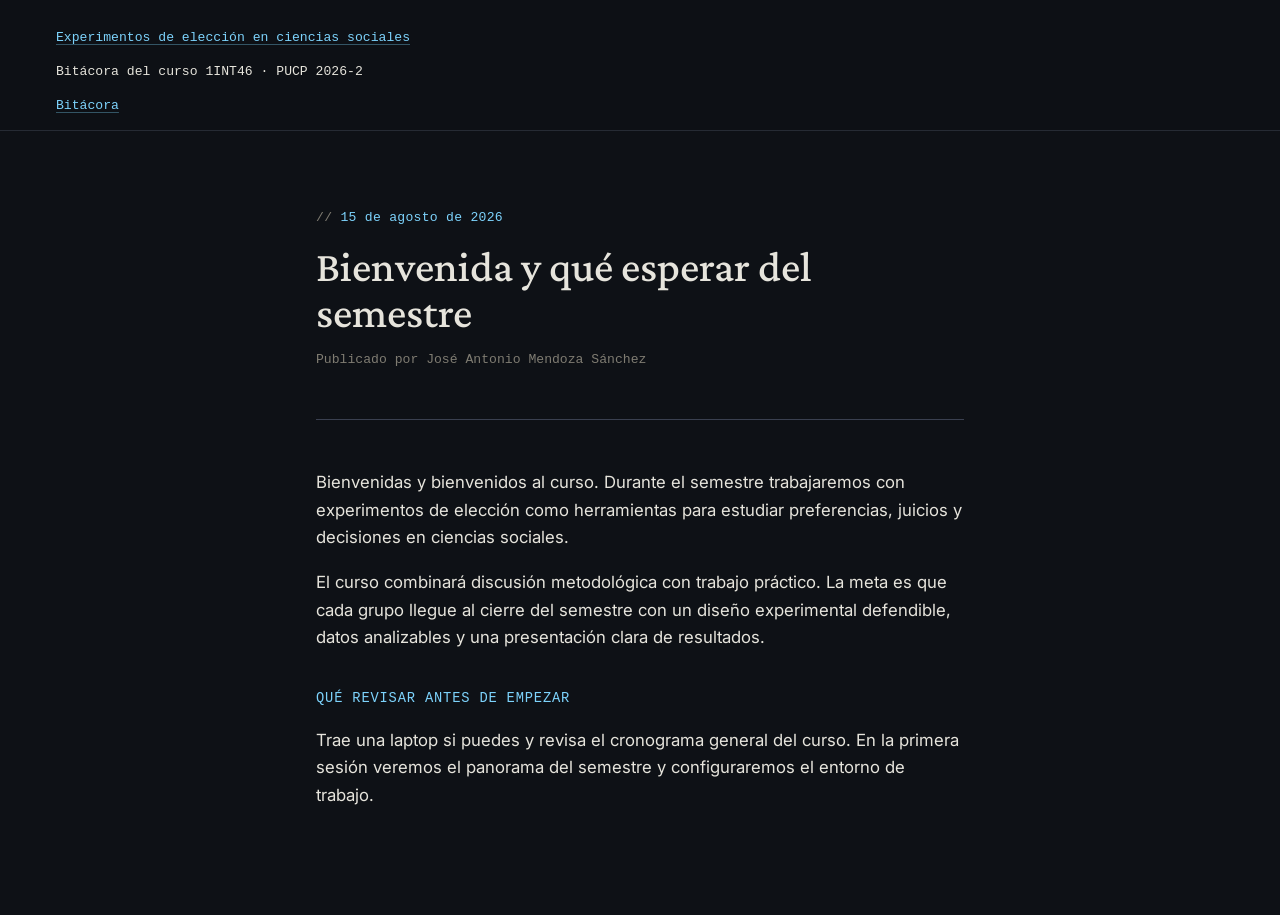
<file: bitacora/bienvenida.html>
<!doctype html>
<html lang="es-PE">
<head>
  <meta charset="utf-8">
  <meta name="viewport" content="width=device-width, initial-scale=1">
  <title>Bienvenida y qué esperar del semestre | 1INT46</title>
  <meta name="description" content="Post de bienvenida del curso 1INT46 Experimentos de elección en ciencias sociales.">
  <meta property="og:type" content="article">
  <meta property="og:title" content="Bienvenida y qué esperar del semestre">
  <meta property="og:description" content="Nota de bienvenida para el curso 1INT46, PUCP 2026-2.">
  <meta property="og:url" content="https://josemendozas.github.io/1int46-2026-2/bitacora/bienvenida.html">
  <meta property="og:image" content="https://josemendozas.github.io/1int46-2026-2/assets/foto.jpeg">
  <link rel="icon" href="../assets/favicon.svg" type="image/svg+xml">
  <link rel="preconnect" href="https://fonts.googleapis.com">
  <link rel="preconnect" href="https://fonts.gstatic.com" crossorigin>
  <link href="https://fonts.googleapis.com/css2?family=Crimson+Pro:wght@500;600;700&amp;family=Inter:wght@400;500;650;700;800&amp;display=swap" rel="stylesheet">
  <link rel="stylesheet" href="../estilo.css">
</head>
<body class="post-page">
  <header class="site-header">
    <div class="header-inner">
      <div class="brand-row">
        <div>
          <p class="site-title"><a href="../">Experimentos de elección en ciencias sociales</a></p>
          <p class="site-subtitle">Bitácora del curso 1INT46 · PUCP 2026-2</p>
        </div>
        <a class="top-link" href="./">Bitácora</a>
      </div>
    </div>
  </header>

  <main class="post-shell">
    <article>
      <header class="post-hero">
        <p class="eyebrow">15 de agosto de 2026</p>
        <h1>Bienvenida y qué esperar del semestre</h1>
        <p class="post-meta">Publicado por José Antonio Mendoza Sánchez</p>
      </header>
      <div class="post-content">
        <p>Bienvenidas y bienvenidos al curso. Durante el semestre trabajaremos con experimentos de elección como herramientas para estudiar preferencias, juicios y decisiones en ciencias sociales.</p>
        <p>El curso combinará discusión metodológica con trabajo práctico. La meta es que cada grupo llegue al cierre del semestre con un diseño experimental defendible, datos analizables y una presentación clara de resultados.</p>
        <h2>Qué revisar antes de empezar</h2>
        <p>Trae una laptop si puedes y revisa el cronograma general del curso. En la primera sesión veremos el panorama del semestre y configuraremos el entorno de trabajo.</p>
      </div>
    </article>
  </main>
</body>
</html>
</file>
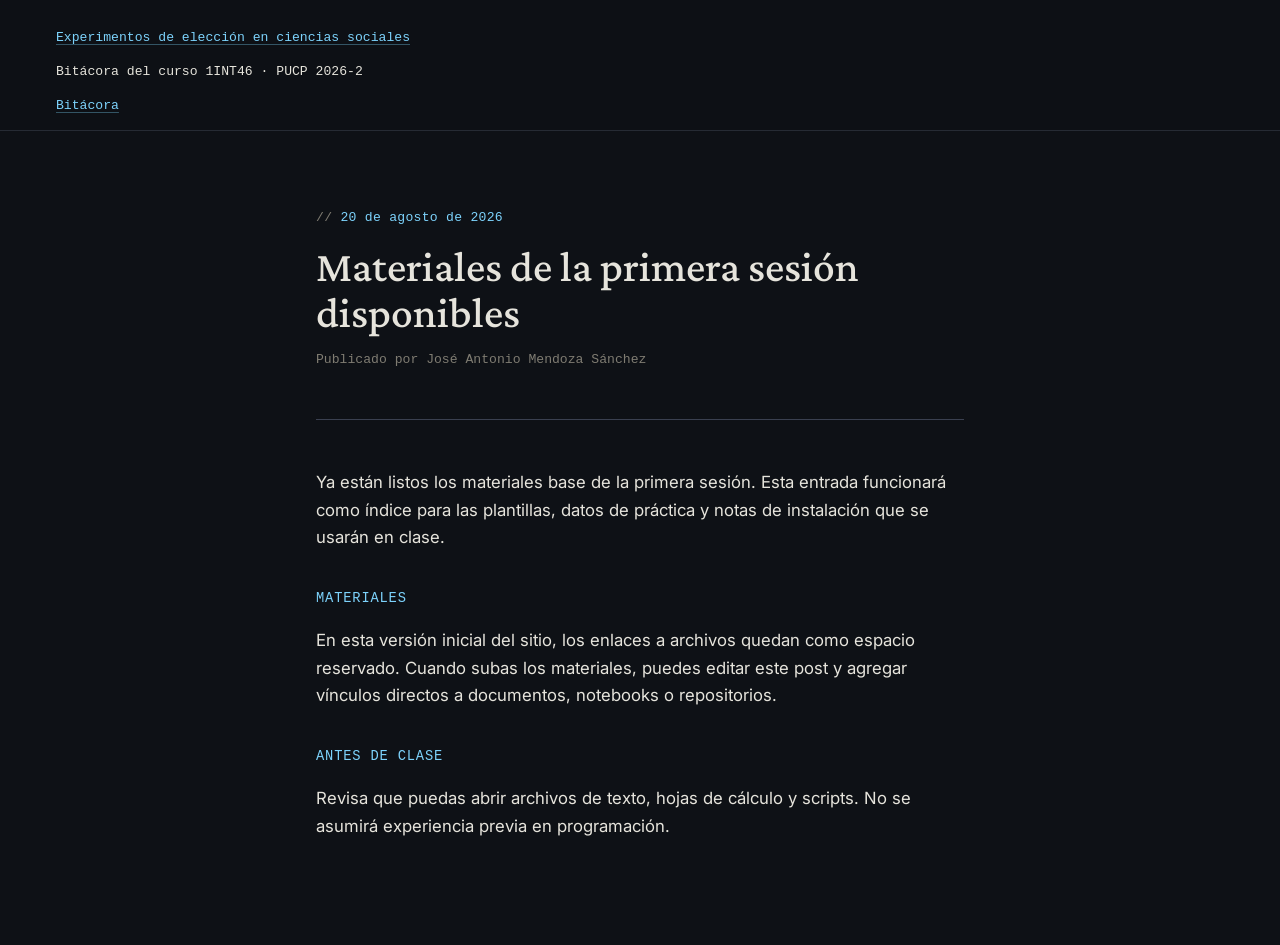
<file: bitacora/materiales-primera-sesion.html>
<!doctype html>
<html lang="es-PE">
<head>
  <meta charset="utf-8">
  <meta name="viewport" content="width=device-width, initial-scale=1">
  <title>Materiales de la primera sesión disponibles | 1INT46</title>
  <meta name="description" content="Materiales de la primera sesión del curso 1INT46 Experimentos de elección en ciencias sociales.">
  <meta property="og:type" content="article">
  <meta property="og:title" content="Materiales de la primera sesión disponibles">
  <meta property="og:description" content="Plantillas iniciales y guía de instalación para el curso 1INT46.">
  <meta property="og:url" content="https://josemendozas.github.io/1int46-2026-2/bitacora/materiales-primera-sesion.html">
  <meta property="og:image" content="https://josemendozas.github.io/1int46-2026-2/assets/foto.jpeg">
  <link rel="icon" href="../assets/favicon.svg" type="image/svg+xml">
  <link rel="preconnect" href="https://fonts.googleapis.com">
  <link rel="preconnect" href="https://fonts.gstatic.com" crossorigin>
  <link href="https://fonts.googleapis.com/css2?family=Crimson+Pro:wght@500;600;700&amp;family=Inter:wght@400;500;650;700;800&amp;display=swap" rel="stylesheet">
  <link rel="stylesheet" href="../estilo.css">
</head>
<body class="post-page">
  <header class="site-header">
    <div class="header-inner">
      <div class="brand-row">
        <div>
          <p class="site-title"><a href="../">Experimentos de elección en ciencias sociales</a></p>
          <p class="site-subtitle">Bitácora del curso 1INT46 · PUCP 2026-2</p>
        </div>
        <a class="top-link" href="./">Bitácora</a>
      </div>
    </div>
  </header>

  <main class="post-shell">
    <article>
      <header class="post-hero">
        <p class="eyebrow">20 de agosto de 2026</p>
        <h1>Materiales de la primera sesión disponibles</h1>
        <p class="post-meta">Publicado por José Antonio Mendoza Sánchez</p>
      </header>
      <div class="post-content">
        <p>Ya están listos los materiales base de la primera sesión. Esta entrada funcionará como índice para las plantillas, datos de práctica y notas de instalación que se usarán en clase.</p>
        <h2>Materiales</h2>
        <p>En esta versión inicial del sitio, los enlaces a archivos quedan como espacio reservado. Cuando subas los materiales, puedes editar este post y agregar vínculos directos a documentos, notebooks o repositorios.</p>
        <h2>Antes de clase</h2>
        <p>Revisa que puedas abrir archivos de texto, hojas de cálculo y scripts. No se asumirá experiencia previa en programación.</p>
      </div>
    </article>
  </main>
</body>
</html>
</file>
<file: estilo.css>
:root {
  --bg: #0e1116;
  --panel: #171b23;
  --panel-alt: #1e232d;
  --text: #e6e4dc;
  --text-dim: #b8b4a8;
  --muted: #7f7c72;
  --line: #262b34;
  --line-strong: #3a4050;
  --accent: #7dd3fc;
  --accent-strong: #38bdf8;
  --accent-dim: #0c4a6e;
  --warn: #fbbf24;
  --font-serif: "Crimson Pro", "Iowan Old Style", Georgia, serif;
  --font-sans: "Inter", system-ui, -apple-system, "Segoe UI", sans-serif;
  --font-mono: "JetBrains Mono", "SF Mono", Menlo, Consolas, monospace;
  --max-width: 1240px;
  --content-width: 720px;
  color-scheme: dark;
}

* {
  box-sizing: border-box;
}

html {
  scroll-behavior: smooth;
}

body {
  margin: 0;
  background: var(--bg);
  color: var(--text);
  font-family: var(--font-sans);
  font-size: 16px;
  line-height: 1.6;
  text-rendering: optimizeLegibility;
  -webkit-font-smoothing: antialiased;
  overflow-x: hidden;
}

body.post-page {
  background: var(--bg);
}

a {
  color: var(--accent);
  text-decoration-thickness: 0.06em;
  text-underline-offset: 0.2em;
  text-decoration-color: rgba(125, 211, 252, 0.35);
}

a:hover,
a:focus {
  color: var(--accent-strong);
  text-decoration-color: currentColor;
}

img {
  display: block;
  max-width: 100%;
}

::selection {
  background: var(--accent-dim);
  color: var(--text);
}

/* ============ HEADER ============ */

.site-header {
  position: sticky;
  top: 0;
  z-index: 30;
  background: rgba(14, 17, 22, 0.9);
  border-bottom: 1px solid var(--line);
  backdrop-filter: blur(8px);
}

.header-inner {
  max-width: var(--max-width);
  margin: 0 auto;
  padding: 14px 36px;
  display: flex;
  align-items: center;
  justify-content: space-between;
  gap: 28px;
  flex-wrap: wrap;
  font-family: var(--font-mono);
  font-size: 0.82rem;
}

.header-brand {
  display: flex;
  align-items: baseline;
  gap: 14px;
  min-width: 0;
  color: var(--muted);
}

.header-brand .tag {
  color: var(--accent);
  font-weight: 500;
  letter-spacing: 0.02em;
}

.header-brand .sep {
  color: var(--line-strong);
}

.header-brand .name {
  color: var(--text-dim);
  font-weight: 400;
}

.nav-menu {
  display: flex;
  flex-wrap: wrap;
  gap: 4px 20px;
  align-items: center;
}

.nav-menu a {
  color: var(--muted);
  text-decoration: none;
  font-weight: 400;
  letter-spacing: 0;
  transition: color 0.12s;
}

.nav-menu a:hover,
.nav-menu a:focus {
  color: var(--accent);
}

.nav-menu a .num {
  color: var(--line-strong);
  margin-right: 6px;
}

.nav-menu a:hover .num,
.nav-menu a:focus .num {
  color: var(--accent);
}

/* ============ MAIN ============ */

main {
  max-width: var(--max-width);
  margin: 0 auto;
  padding: 0 36px;
}

/* ============ HERO ============ */

.hero {
  padding: 80px 0 100px;
  border-bottom: 1px solid var(--line-strong);
}

.hero-mark {
  margin: 0 0 40px;
  color: var(--accent);
  font-family: var(--font-mono);
  font-size: 0.8rem;
  letter-spacing: 0.02em;
}

.hero-mark::before {
  content: "// ";
  color: var(--muted);
}

.hero-title {
  margin: 0;
  font-family: var(--font-serif);
  font-size: clamp(2.4rem, 5.6vw, 4.6rem);
  font-weight: 500;
  line-height: 0.98;
  letter-spacing: -0.02em;
  color: var(--text);
  max-width: 780px;
}

.hero-title em {
  font-style: italic;
  color: var(--accent);
  font-weight: 500;
}

.hero-lead {
  margin: 36px 0 0;
  max-width: 560px;
  color: var(--text-dim);
  font-size: clamp(1.02rem, 1.4vw, 1.15rem);
  line-height: 1.55;
}

/* Hero card — the "choice profile" spec sheet */

.hero-card {
  border: 1px solid var(--line-strong);
  background: var(--panel);
  font-family: var(--font-mono);
  font-size: 0.86rem;
  align-self: start;
  margin-top: 40px;
}

.hero-card-head {
  display: flex;
  justify-content: space-between;
  align-items: baseline;
  padding: 14px 20px;
  background: var(--panel-alt);
  border-bottom: 1px solid var(--line-strong);
  font-size: 0.75rem;
  text-transform: uppercase;
  letter-spacing: 0.1em;
}

.hero-card-head .tag {
  color: var(--muted);
}

.hero-card-head .id {
  color: var(--accent);
  font-weight: 500;
  letter-spacing: 0.04em;
}

.hero-card dl {
  margin: 0;
  padding: 8px 0;
}

.hero-card .row {
  display: grid;
  grid-template-columns: 130px 1fr;
  gap: 20px;
  padding: 8px 20px;
  align-items: baseline;
}

.hero-card .row + .row {
  border-top: 1px dashed var(--line);
}

.hero-card dt {
  color: var(--muted);
  font-size: 0.78rem;
  letter-spacing: 0.02em;
}

.hero-card dd {
  margin: 0;
  color: var(--text);
  font-family: var(--font-serif);
  font-size: 1rem;
  font-weight: 500;
  line-height: 1.35;
}

.hero-card dd em {
  color: var(--accent);
  font-style: normal;
  font-weight: 600;
}

.hero-card-foot {
  padding: 12px 20px;
  border-top: 1px solid var(--line-strong);
  background: var(--panel-alt);
  color: var(--muted);
  font-size: 0.72rem;
  letter-spacing: 0.06em;
  text-transform: uppercase;
}

/* ============ SECTIONS ============ */

.section {
  padding: 88px 0 96px;
  border-bottom: 1px solid var(--line);
  scroll-margin-top: 80px;
}

.section-mark {
  margin: 0 0 28px;
  font-family: var(--font-mono);
  font-size: 0.78rem;
  color: var(--muted);
  letter-spacing: 0.06em;
}

.section-mark .num {
  color: var(--accent);
  margin-right: 8px;
}

.section-mark .of {
  color: var(--line-strong);
}

.section-title {
  margin: 0 0 48px;
  font-family: var(--font-serif);
  font-size: clamp(2rem, 3.2vw, 2.8rem);
  font-weight: 500;
  line-height: 1.05;
  letter-spacing: -0.015em;
  color: var(--text);
  max-width: 900px;
}

.section-body {
  max-width: var(--content-width);
}

.section-body p {
  margin: 0 0 20px;
  color: var(--text);
  font-size: 1.05rem;
  line-height: 1.65;
}

.section-body p:last-child {
  margin-bottom: 0;
}

.callout {
  margin: 32px 0 0;
  padding: 20px 24px;
  border-left: 2px solid var(--accent);
  background: rgba(125, 211, 252, 0.05);
  color: var(--text);
  font-size: 0.98rem;
  line-height: 1.6;
  font-family: var(--font-serif);
}

/* ============ APRENDIZAJES ============ */

.aprendizajes {
  list-style: none;
  padding: 0;
  margin: 0;
  display: grid;
  grid-template-columns: repeat(2, minmax(0, 1fr));
  gap: 40px 56px;
  max-width: 960px;
}

.aprendizaje {
  border-top: 1px solid var(--line);
  padding-top: 20px;
}

.aprendizaje-key {
  display: block;
  font-family: var(--font-mono);
  font-size: 0.75rem;
  color: var(--accent);
  letter-spacing: 0.08em;
  margin-bottom: 12px;
}

.aprendizaje h3 {
  margin: 0 0 10px;
  font-family: var(--font-serif);
  font-size: 1.35rem;
  font-weight: 500;
  color: var(--text);
  line-height: 1.2;
}

.aprendizaje p {
  margin: 0;
  color: var(--text-dim);
  font-size: 0.98rem;
  line-height: 1.55;
}

/* ============ TEMARIO ============ */

.temario {
  list-style: none;
  padding: 0;
  margin: 0;
  display: grid;
  gap: 0;
}

.temario > li {
  display: grid;
  grid-template-columns: 90px minmax(0, 1fr);
  gap: 32px;
  padding: 28px 0;
  border-top: 1px solid var(--line);
}

.temario > li:last-child {
  border-bottom: 1px solid var(--line);
}

.temario-meta {
  font-family: var(--font-mono);
  font-size: 0.75rem;
  color: var(--muted);
  letter-spacing: 0.04em;
  padding-top: 6px;
}

.temario-meta .num {
  display: block;
  color: var(--accent);
  font-size: 0.9rem;
  margin-bottom: 4px;
}

.temario-main h3 {
  margin: 0 0 10px;
  font-family: var(--font-serif);
  font-size: 1.5rem;
  font-weight: 500;
  color: var(--text);
  line-height: 1.15;
  letter-spacing: -0.005em;
}

.temario-main > p {
  margin: 0 0 14px;
  color: var(--text-dim);
  font-size: 0.98rem;
  line-height: 1.55;
}

.temario-main > p:last-child {
  margin-bottom: 0;
}

.readings {
  margin-top: 10px;
}

.readings summary {
  cursor: pointer;
  color: var(--accent);
  font-family: var(--font-mono);
  font-size: 0.78rem;
  letter-spacing: 0.04em;
  list-style: none;
  padding: 4px 0;
  display: inline-block;
}

.readings summary::-webkit-details-marker {
  display: none;
}

.readings summary::before {
  content: "[+] ";
  color: var(--muted);
}

.readings[open] summary::before {
  content: "[−] ";
  color: var(--accent);
}

.reading-list {
  margin: 12px 0 4px;
  padding-left: 22px;
  color: var(--text-dim);
  font-size: 0.9rem;
  line-height: 1.5;
}

.reading-list li + li {
  margin-top: 6px;
}

/* ============ EVALUACIÓN ============ */

.eval-table {
  width: 100%;
  border-collapse: collapse;
  font-size: 0.96rem;
  margin: 0;
}

.eval-table caption {
  padding: 0 0 22px;
  color: var(--muted);
  text-align: left;
  font-family: var(--font-mono);
  font-size: 0.82rem;
  letter-spacing: 0.02em;
}

.eval-table th,
.eval-table td {
  padding: 18px 20px 18px 0;
  border-bottom: 1px solid var(--line);
  vertical-align: baseline;
  text-align: left;
}

.eval-table thead th {
  color: var(--muted);
  font-family: var(--font-mono);
  font-size: 0.72rem;
  letter-spacing: 0.1em;
  text-transform: uppercase;
  font-weight: 500;
  padding-bottom: 14px;
  border-bottom: 1px solid var(--line-strong);
}

.eval-table tbody th {
  font-family: var(--font-serif);
  font-size: 1.1rem;
  font-weight: 500;
  color: var(--text);
}

.eval-table td.num {
  color: var(--text-dim);
  font-family: var(--font-mono);
  font-size: 0.9rem;
  font-variant-numeric: tabular-nums;
}

.eval-table td.dates {
  color: var(--text-dim);
  font-size: 0.94rem;
}

.eval-table td.weight {
  font-family: var(--font-serif);
  font-size: 1.5rem;
  color: var(--accent);
  font-weight: 500;
  text-align: right;
  font-variant-numeric: tabular-nums;
}

.eval-formula {
  margin: 32px 0 0;
  padding: 20px 24px;
  border: 1px solid var(--line-strong);
  background: var(--panel);
  font-family: var(--font-mono);
  font-size: 0.98rem;
  color: var(--text);
}

.eval-formula .lhs {
  color: var(--accent);
}

.eval-note {
  margin: 14px 0 0;
  color: var(--muted);
  font-family: var(--font-mono);
  font-size: 0.82rem;
}

/* ============ DOCENTE ============ */

.teacher {
  display: grid;
  grid-template-columns: 220px minmax(0, 1fr);
  gap: 40px;
  align-items: start;
}

.teacher figure {
  margin: 0;
}

.teacher img {
  width: 220px;
  aspect-ratio: 2 / 3;
  object-fit: cover;
  border: 1px solid var(--line-strong);
  filter: grayscale(0.3) contrast(1.05);
}

.teacher-body {
  padding-top: 8px;
}

.contact-list {
  list-style: none;
  margin: 0;
  padding: 0;
  display: grid;
  gap: 12px;
  font-family: var(--font-mono);
  font-size: 0.95rem;
}

.contact-list li::before {
  content: "→ ";
  color: var(--muted);
  margin-right: 6px;
}

.contact-list a {
  color: var(--accent);
}

/* ============ FAQ ============ */

.faq-list {
  border-top: 1px solid var(--line);
}

.faq-list details {
  border-bottom: 1px solid var(--line);
}

.faq-list summary {
  cursor: pointer;
  padding: 22px 60px 22px 0;
  color: var(--text);
  font-family: var(--font-serif);
  font-size: 1.2rem;
  font-weight: 500;
  list-style: none;
  position: relative;
}

.faq-list summary::-webkit-details-marker {
  display: none;
}

.faq-list summary::after {
  content: "+";
  position: absolute;
  right: 4px;
  top: 50%;
  transform: translateY(-50%);
  color: var(--accent);
  font-family: var(--font-mono);
  font-weight: 400;
  font-size: 1.3rem;
  line-height: 1;
}

.faq-list details[open] summary::after {
  content: "−";
}

.faq-list details[open] summary {
  color: var(--accent);
}

.faq-list details p {
  margin: 0 0 26px;
  color: var(--text-dim);
  font-size: 0.98rem;
  line-height: 1.65;
  max-width: 680px;
}

/* ============ Link discreto al slide-paper por semana ============ */

.paper-slide {
  margin-top: 12px;
  font-family: 'JetBrains Mono', ui-monospace, monospace;
  font-size: 0.82rem;
  color: var(--muted);
  letter-spacing: 0.02em;
}

.paper-slide a {
  color: var(--accent);
  text-decoration: none;
  border-bottom: 1px dotted var(--accent);
  transition: color 0.15s, border-color 0.15s;
}

.paper-slide a:hover {
  color: var(--fg);
  border-bottom-color: var(--fg);
}

/* Lista de materiales adicionales que existen pero no están online */
.paper-locked {
  margin-top: 6px;
  font-family: 'JetBrains Mono', ui-monospace, monospace;
  font-size: 0.75rem;
  color: var(--muted);
  opacity: 0.6;
  letter-spacing: 0.02em;
}

.paper-locked::before {
  content: "○ ";
  color: var(--muted);
}

/* ============ REFERENCIA (colapsables al final) ============ */

.reference {
  border-bottom: 1px solid var(--line);
}

.reference:first-of-type {
  border-top: 1px solid var(--line);
}

.reference summary {
  cursor: pointer;
  padding: 22px 60px 22px 0;
  color: var(--muted);
  font-family: var(--font-mono);
  font-size: 0.86rem;
  letter-spacing: 0.02em;
  list-style: none;
  position: relative;
}

.reference summary::-webkit-details-marker {
  display: none;
}

.reference summary::after {
  content: "[+]";
  position: absolute;
  right: 4px;
  top: 50%;
  transform: translateY(-50%);
  color: var(--muted);
  font-size: 0.9rem;
  line-height: 1;
}

.reference[open] summary {
  color: var(--accent);
}

.reference[open] summary::after {
  content: "[−]";
  color: var(--accent);
}

.reference-body {
  padding: 8px 0 32px;
}

.schedule-table {
  width: 100%;
  border-collapse: collapse;
  font-size: 0.85rem;
  font-family: var(--font-mono);
}

.schedule-table thead th {
  color: var(--muted);
  font-size: 0.7rem;
  letter-spacing: 0.1em;
  text-transform: uppercase;
  font-weight: 500;
  text-align: left;
  padding: 12px 16px 12px 0;
  border-bottom: 1px solid var(--line-strong);
}

.schedule-table td {
  padding: 13px 16px 13px 0;
  border-bottom: 1px solid var(--line);
  vertical-align: baseline;
  color: var(--text-dim);
  font-size: 0.86rem;
}

.schedule-table td:first-child {
  width: 46px;
  color: var(--accent);
  font-weight: 500;
}

.schedule-table td:nth-child(2) {
  width: 130px;
  color: var(--muted);
}

.schedule-table tbody tr:last-child td {
  border-bottom: 0;
}

.bibliography {
  padding-left: 22px;
  margin: 0 0 24px;
  color: var(--text-dim);
  font-size: 0.9rem;
}

.bibliography li {
  margin-bottom: 12px;
  padding-left: 4px;
  line-height: 1.5;
}

.subheading {
  margin: 22px 0 12px;
  color: var(--accent);
  font-family: var(--font-mono);
  font-size: 0.75rem;
  font-weight: 500;
  letter-spacing: 0.12em;
  text-transform: uppercase;
}

/* ============ CTA (matrícula full-bleed) ============ */

.cta {
  margin-top: 0;
  background:
    linear-gradient(180deg, rgba(125, 211, 252, 0.04) 0%, transparent 80%),
    var(--bg);
  border-top: 1px solid var(--accent);
  position: relative;
}

.cta::before {
  content: "";
  position: absolute;
  top: -1px;
  left: 0;
  width: 120px;
  height: 3px;
  background: var(--accent);
}

.cta-inner {
  max-width: var(--max-width);
  margin: 0 auto;
  padding: 88px 36px 96px;
  display: grid;
  grid-template-columns: minmax(0, 1.15fr) minmax(0, 1fr);
  gap: 64px;
  align-items: start;
}

.cta-mark {
  margin: 0 0 20px;
  color: var(--accent);
  font-family: var(--font-mono);
  font-size: 0.82rem;
  letter-spacing: 0.02em;
}

.cta-mark::before {
  content: "// ";
  color: var(--muted);
}

.cta-title {
  margin: 0 0 24px;
  font-family: var(--font-serif);
  font-size: clamp(2.2rem, 4vw, 3.6rem);
  font-weight: 500;
  line-height: 1;
  letter-spacing: -0.015em;
  color: var(--text);
}

.cta-clave {
  color: var(--accent);
  font-weight: 500;
}

.cta-lead {
  margin: 0;
  color: var(--text-dim);
  font-size: 1.05rem;
  line-height: 1.55;
  max-width: 520px;
}

.cta-attrs {
  margin: 0;
  padding: 0;
  font-family: var(--font-mono);
  font-size: 0.9rem;
  border: 1px solid var(--line-strong);
  background: var(--panel);
}

.cta-attrs .row {
  display: grid;
  grid-template-columns: 130px 1fr;
  gap: 20px;
  padding: 14px 22px;
  border-top: 1px dashed var(--line);
}

.cta-attrs .row:first-child {
  border-top: 0;
}

.cta-attrs dt {
  color: var(--muted);
  font-size: 0.78rem;
  letter-spacing: 0.02em;
}

.cta-attrs dd {
  margin: 0;
  color: var(--text);
  font-family: var(--font-serif);
  font-size: 1rem;
  font-weight: 500;
  line-height: 1.35;
}

.cta-attrs dd a {
  color: var(--accent);
  font-family: var(--font-mono);
  font-size: 0.9rem;
}

/* ============ POSTS (bitácora) ============ */

.post-shell {
  max-width: 720px;
  margin: 0 auto;
  padding: 56px 36px 88px;
}

.post-hero {
  padding: 20px 0 36px;
  border-bottom: 1px solid var(--line-strong);
}

.post-hero .eyebrow {
  color: var(--accent);
  font-family: var(--font-mono);
  font-size: 0.82rem;
  letter-spacing: 0.02em;
  margin: 0 0 16px;
}

.post-hero .eyebrow::before {
  content: "// ";
  color: var(--muted);
}

.post-hero h1 {
  margin: 0 0 14px;
  color: var(--text);
  font-family: var(--font-serif);
  font-size: clamp(1.9rem, 3.6vw, 2.7rem);
  font-weight: 500;
  line-height: 1.05;
}

.post-meta {
  display: block;
  color: var(--muted);
  font-family: var(--font-mono);
  font-size: 0.82rem;
}

.post-content {
  padding-top: 32px;
  color: var(--text);
}

.post-content p {
  color: var(--text);
  font-size: 1.05rem;
  line-height: 1.65;
}

.post-content h2 {
  margin: 36px 0 14px;
  color: var(--accent);
  font-family: var(--font-mono);
  font-size: 0.86rem;
  letter-spacing: 0.06em;
  text-transform: uppercase;
  font-weight: 500;
}

.post-list {
  display: grid;
  gap: 0;
  border-top: 1px solid var(--line);
}

.post-list article {
  border-bottom: 1px solid var(--line);
  padding: 24px 0;
}

.post-list time {
  display: block;
  color: var(--accent);
  font-family: var(--font-mono);
  font-size: 0.78rem;
  letter-spacing: 0.02em;
  margin-bottom: 6px;
}

.post-list h2,
.post-list h3 {
  margin: 0 0 8px;
  font-family: var(--font-serif);
  font-size: 1.4rem;
  font-weight: 500;
  line-height: 1.15;
}

.post-list h2 a,
.post-list h3 a {
  color: var(--text);
  text-decoration: none;
}

.post-list h2 a:hover,
.post-list h3 a:hover {
  color: var(--accent);
}

.post-list p {
  margin: 0;
  color: var(--text-dim);
  font-size: 0.95rem;
}

/* ============ FOOTER ============ */

.footer {
  max-width: var(--max-width);
  margin: 0 auto;
  padding: 32px 36px 48px;
  color: var(--muted);
  font-family: var(--font-mono);
  font-size: 0.78rem;
  letter-spacing: 0.02em;
  border-top: 1px solid var(--line);
}

.footer p {
  margin: 0;
}

/* ============ RESPONSIVE ============ */

@media (max-width: 1060px) {
  .hero {
    grid-template-columns: 1fr;
    gap: 48px;
    padding-bottom: 80px;
  }

  .hero-card {
    margin-top: 0;
    max-width: 520px;
  }
}

@media (max-width: 900px) {
  .aprendizajes {
    grid-template-columns: 1fr;
    gap: 32px;
  }

  .cta-inner {
    grid-template-columns: 1fr;
    gap: 40px;
    padding: 64px 36px 72px;
  }

  .teacher {
    grid-template-columns: 160px minmax(0, 1fr);
    gap: 28px;
  }

  .teacher img {
    width: 160px;
  }

  .temario > li {
    grid-template-columns: 70px minmax(0, 1fr);
    gap: 20px;
  }
}

@media (max-width: 640px) {
  body {
    font-size: 15.5px;
  }

  .header-inner {
    padding-left: 20px;
    padding-right: 20px;
  }

  main,
  .cta-inner,
  .footer,
  .post-shell {
    padding-left: 20px;
    padding-right: 20px;
  }

  .hero {
    padding: 48px 0 64px;
  }

  .hero-card .row,
  .cta-attrs .row {
    grid-template-columns: 1fr;
    gap: 4px;
  }

  .hero-card .row dt,
  .cta-attrs .row dt {
    font-size: 0.72rem;
  }

  .section {
    padding: 60px 0 68px;
  }

  .temario > li {
    grid-template-columns: 1fr;
    gap: 8px;
    padding: 22px 0;
  }

  .temario-meta {
    padding-top: 0;
  }

  .temario-meta .num {
    display: inline;
    margin-right: 8px;
  }

  .teacher {
    grid-template-columns: 1fr;
    gap: 20px;
  }

  .teacher img {
    width: 140px;
  }

  .eval-table td.weight {
    font-size: 1.2rem;
  }

  .schedule-table {
    font-size: 0.78rem;
  }

  .schedule-table td:nth-child(2) {
    width: 90px;
  }
}
</file>
